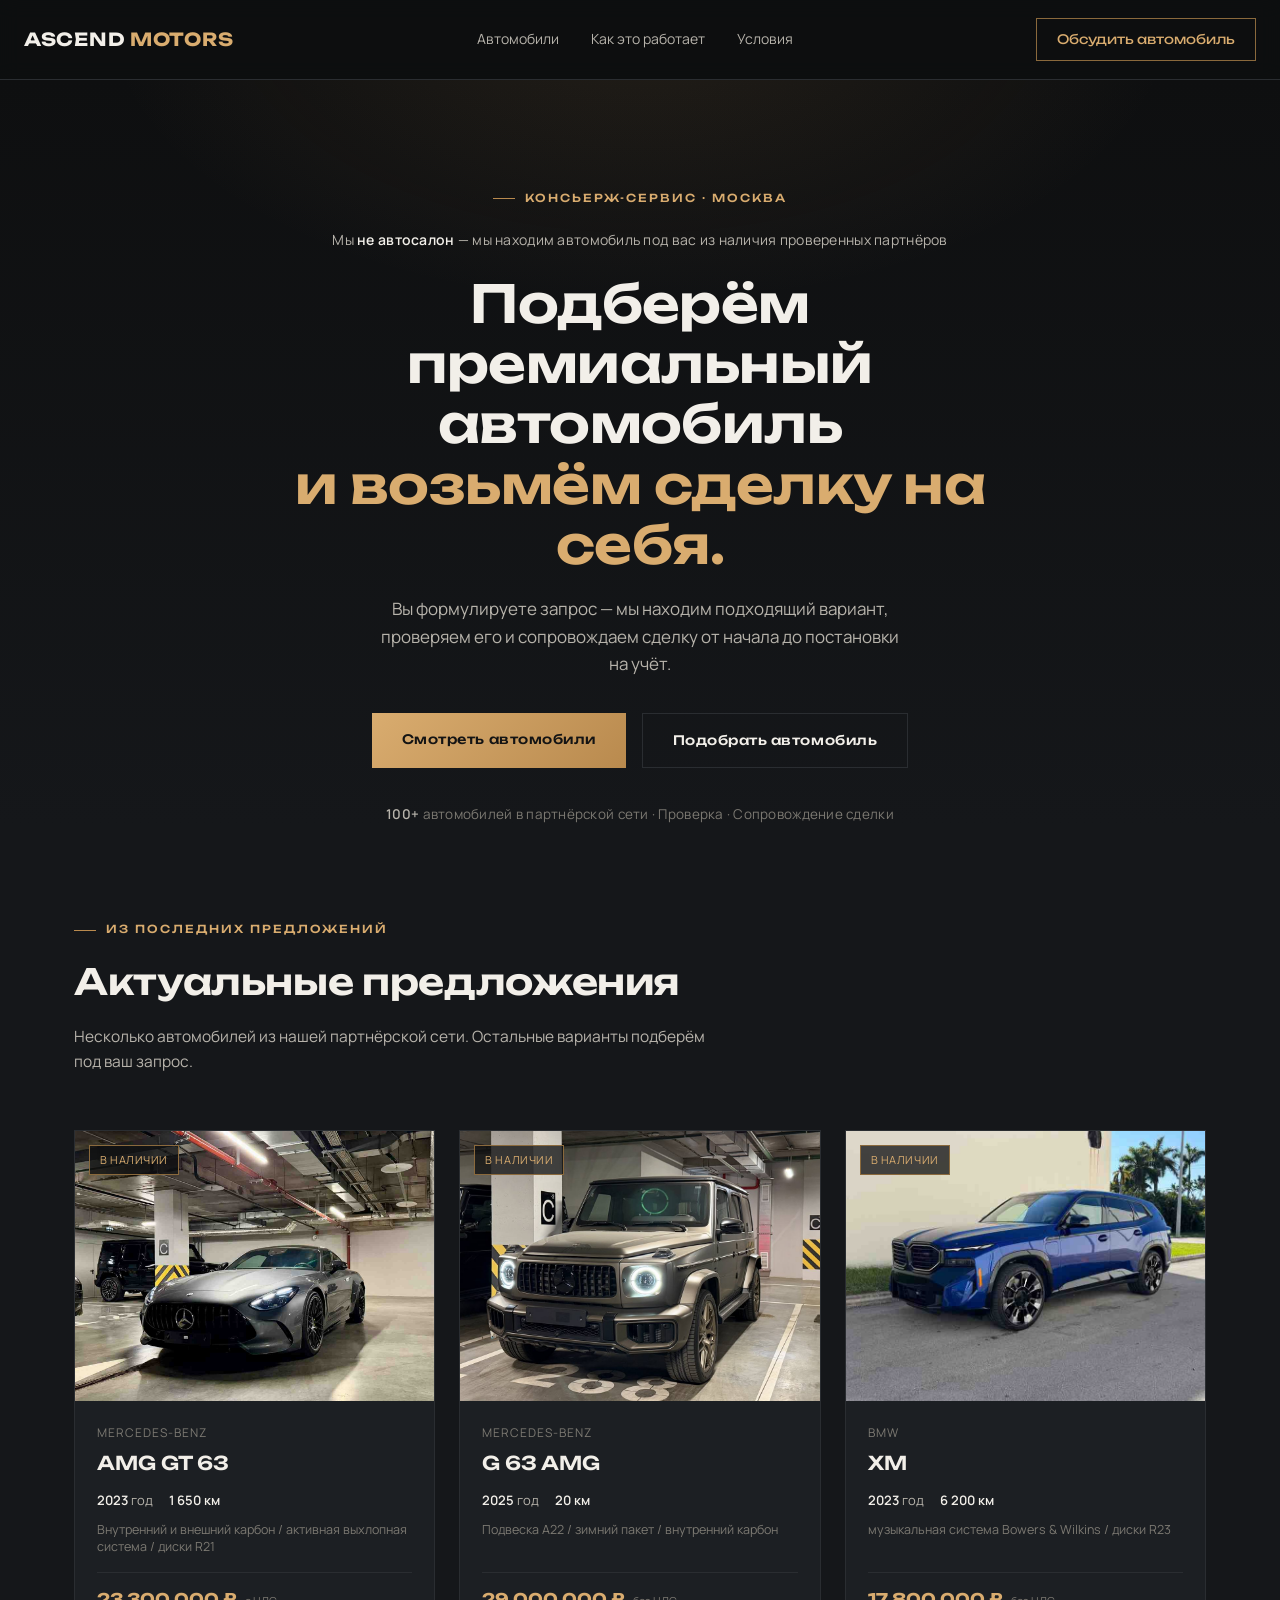
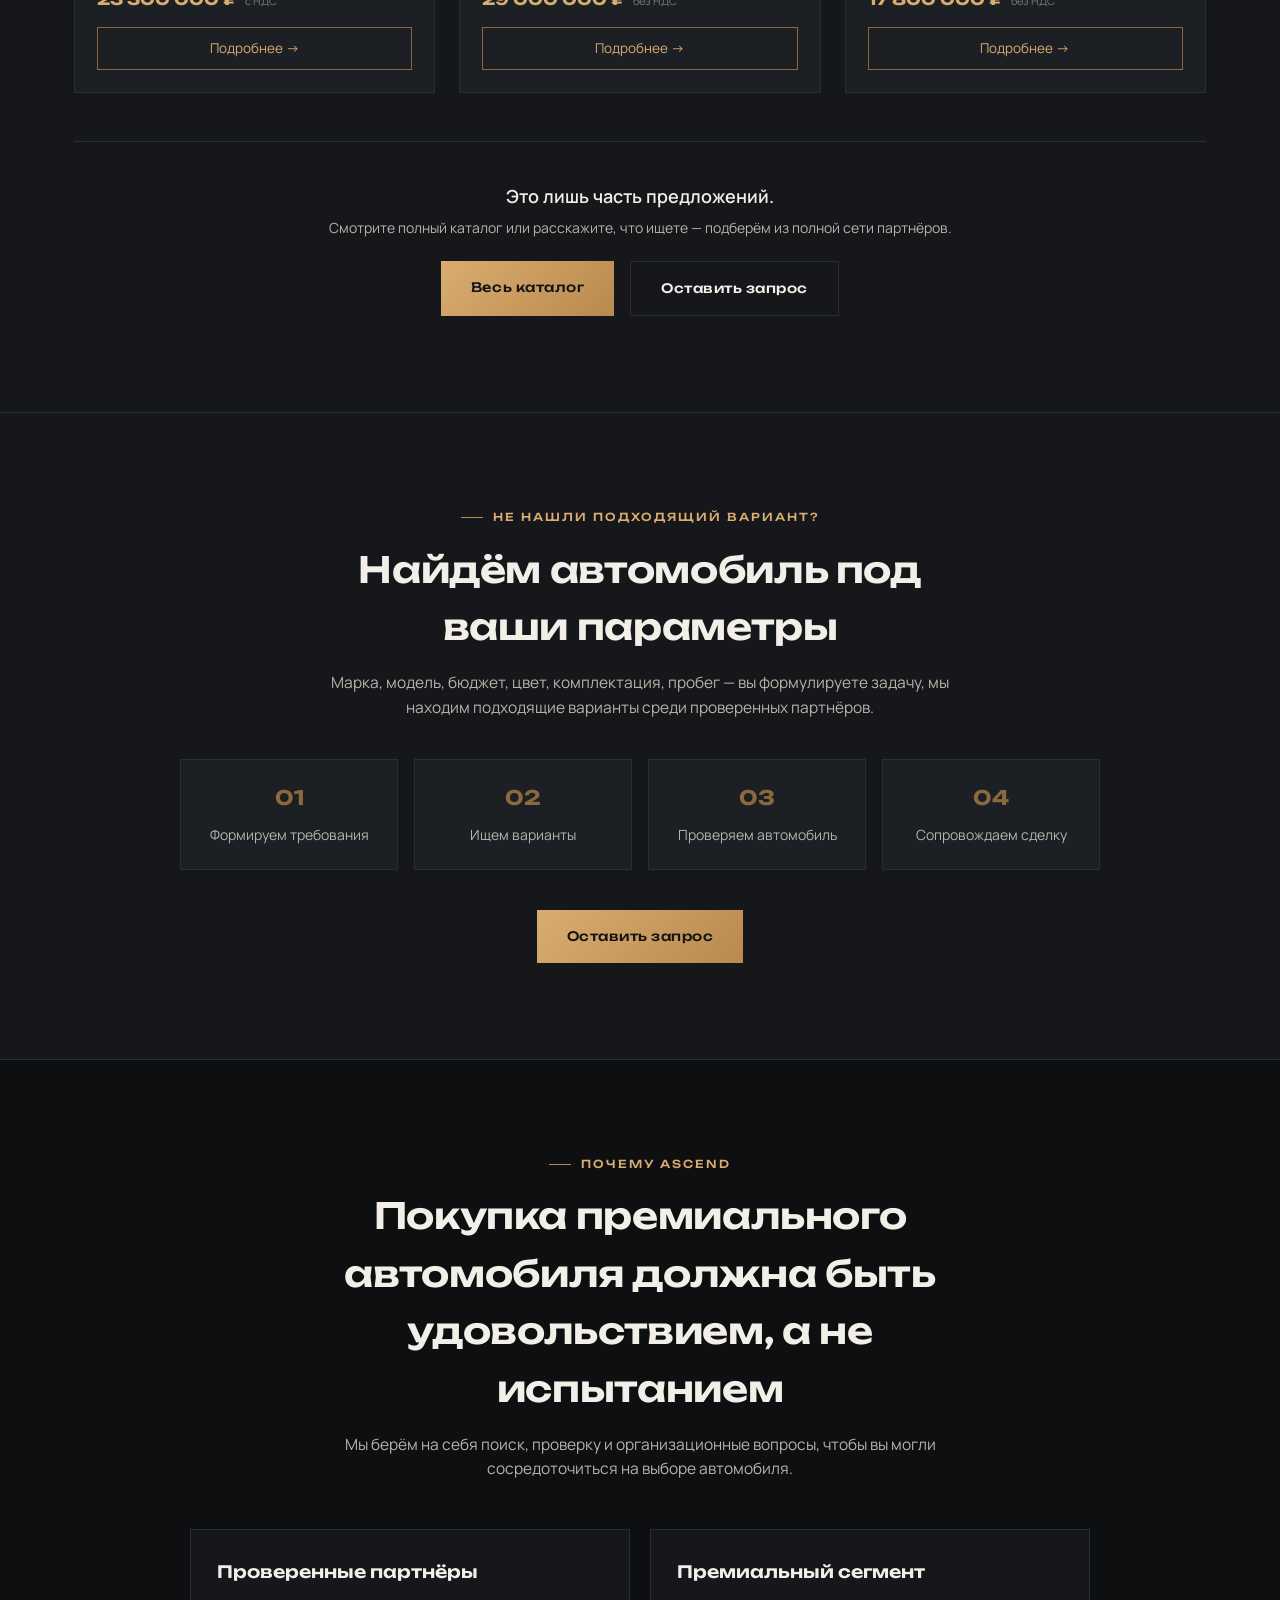
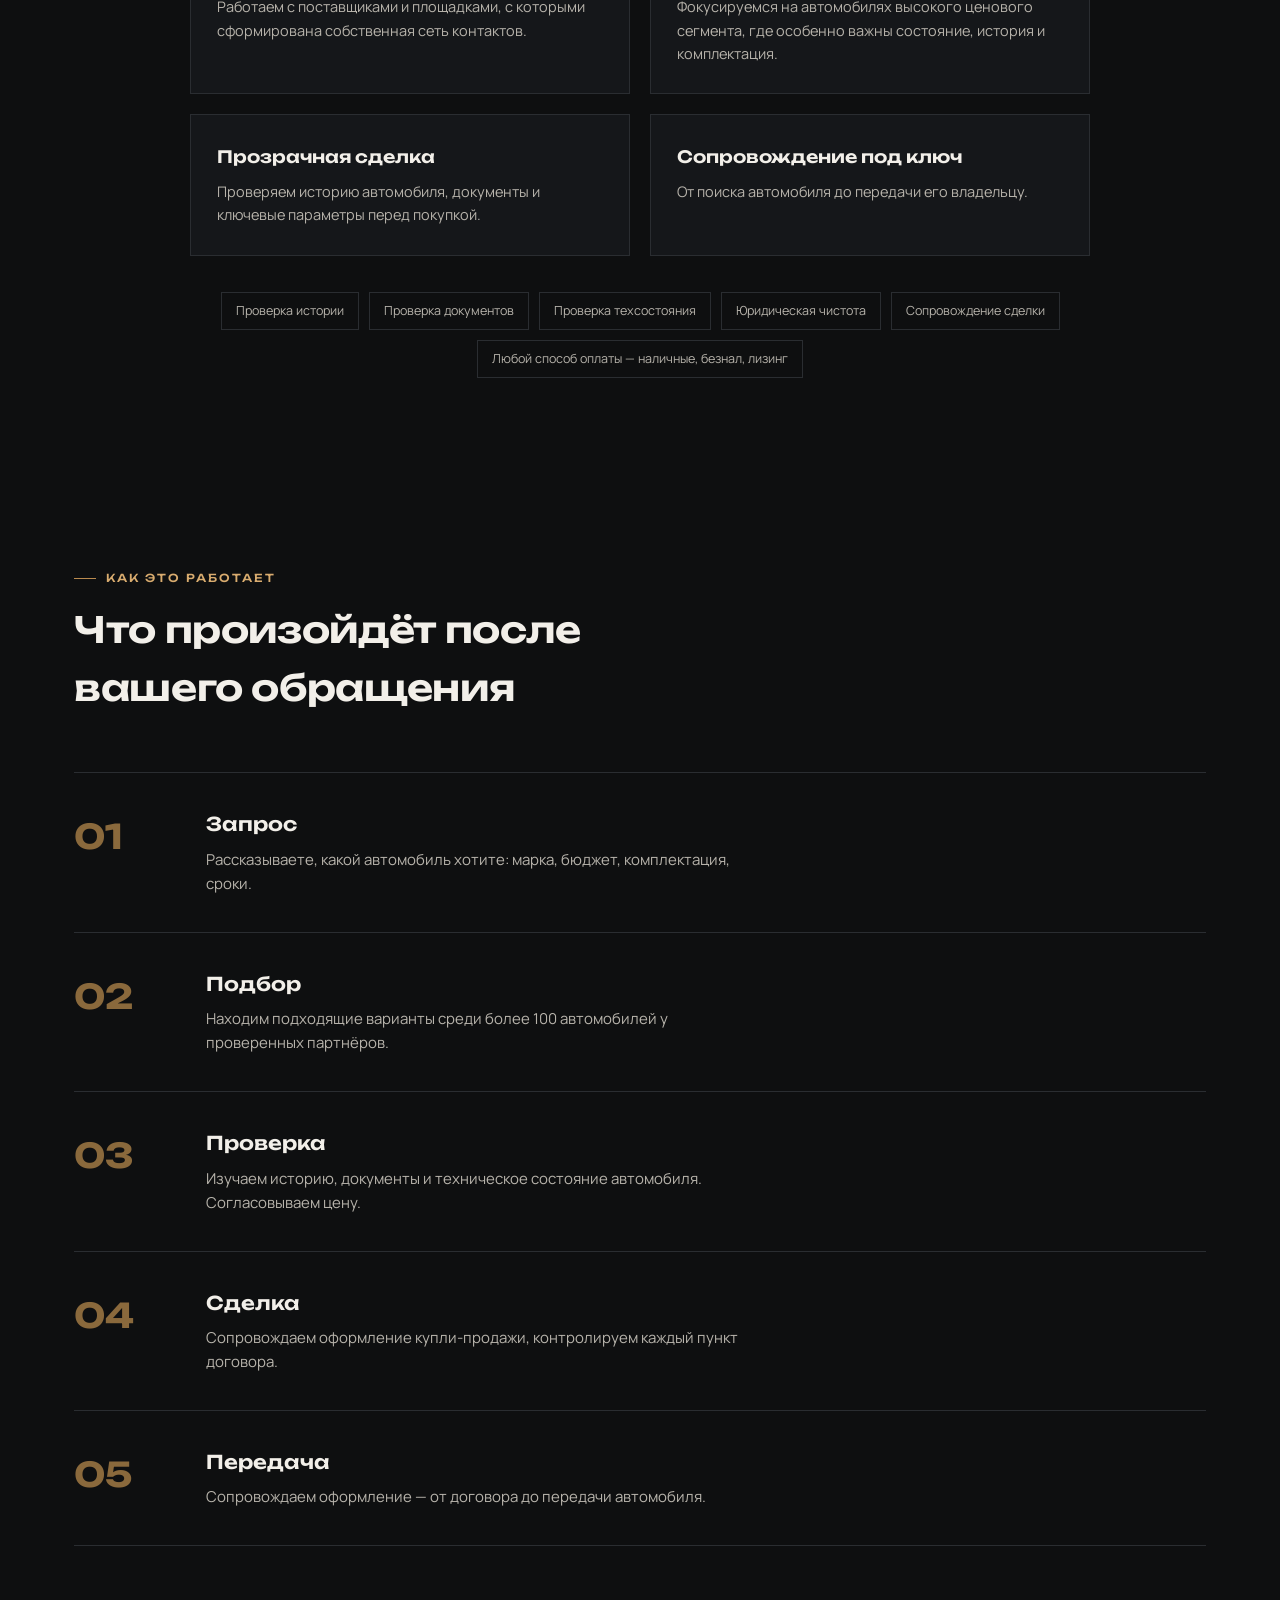
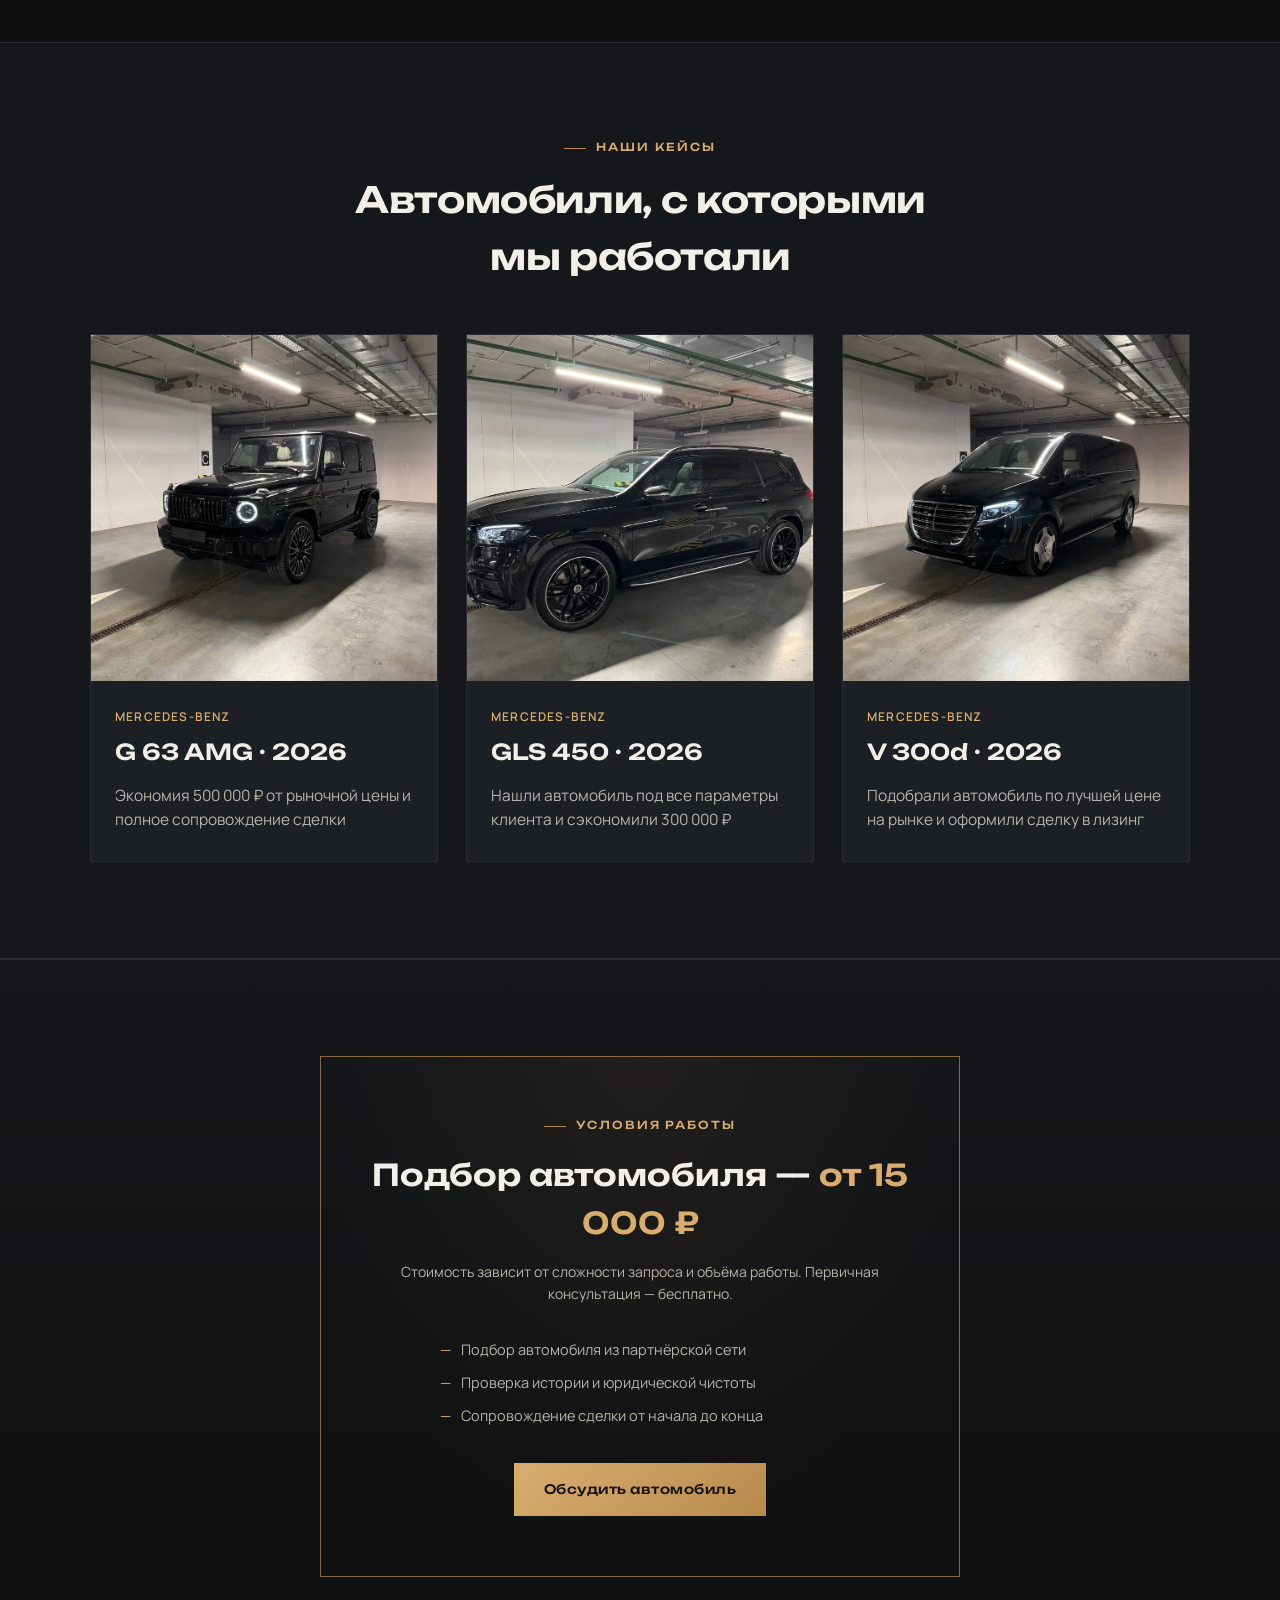
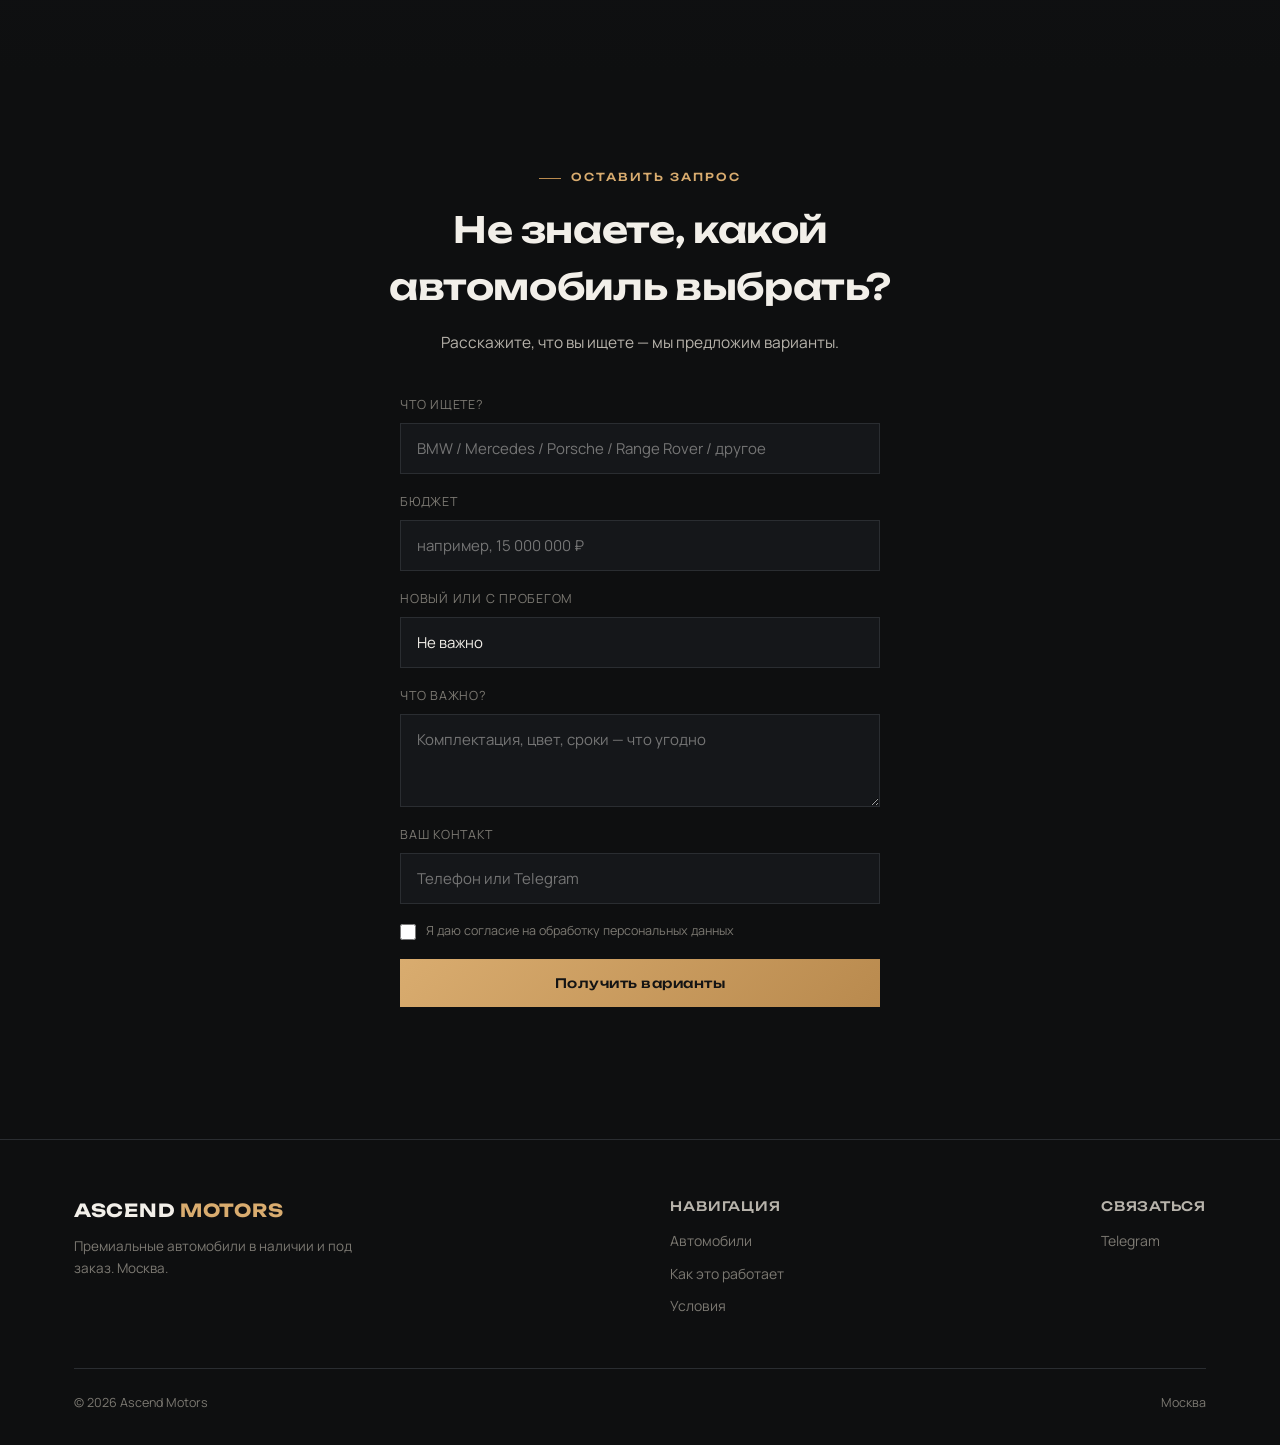
<file: index.html>
<!DOCTYPE html>
<html lang="ru">
<head>
<meta charset="UTF-8">
<meta name="viewport" content="width=device-width, initial-scale=1.0">
<title>Ascend Motors — Премиальные автомобили в наличии и под заказ</title>
<link rel="preconnect" href="https://fonts.googleapis.com">
<link href="https://fonts.googleapis.com/css2?family=Unbounded:wght@400;500;600;700;800&family=Manrope:wght@400;500;600;700&display=swap" rel="stylesheet">
<link rel="stylesheet" href="styles.css">
</head>
<body>

<header>
  <div class="nav">
    <a href="#top" class="logo">ASCEND <span>MOTORS</span></a>
    <nav class="nav-links">
      <a href="catalog.html">Автомобили</a>
      <a href="#process">Как это работает</a>
      <a href="#price">Условия</a>
    </nav>
    <a href="#contact" class="nav-cta"><span class="nav-cta-full">Обсудить автомобиль</span><span class="nav-cta-short">Написать</span></a>
  </div>
</header>

<!-- HERO -->
<section class="hero" id="top">
  <div class="hero-grid">
    <div class="eyebrow">Консьерж-сервис · Москва</div>
    <div class="hero-service-tag">Мы <b>не автосалон</b> — мы находим автомобиль под вас из наличия проверенных партнёров</div>
    <h1>Подберём премиальный автомобиль<br><em>и возьмём сделку на себя.</em></h1>
    <p>Вы формулируете запрос — мы находим подходящий вариант, проверяем его и сопровождаем сделку от начала до постановки на учёт.</p>
    <div class="hero-cta-row">
      <a href="catalog.html" class="btn btn-primary">Смотреть автомобили</a>
      <a href="#request" class="btn btn-ghost">Подобрать автомобиль</a>
    </div>
    <div class="hero-tagline">
      <b>100+</b> автомобилей в партнёрской сети · Проверка · Сопровождение сделки
    </div>
  </div>
</section>

<!-- LISTINGS -->
<section class="listings" id="listings">
  <div class="wrap">
    <div class="section-head">
      <div class="eyebrow">Из последних предложений</div>
      <h2>Актуальные предложения</h2>
      <p>Несколько автомобилей из нашей партнёрской сети. Остальные варианты подберём под ваш запрос.</p>
    </div>
    <div class="listing-grid" id="listing-grid">
      <!-- Карточки машин рендерятся автоматически из файла cars.js -->
    </div>
    <div class="listings-cta">
      <p>Это лишь часть предложений.</p>
      <p class="listings-cta-sub">Смотрите полный каталог или расскажите, что ищете — подберём из полной сети партнёров.</p>
      <div class="hero-cta-row" style="justify-content:center;">
        <a href="catalog.html" class="btn btn-primary">Весь каталог</a>
        <a href="#request" class="btn btn-ghost">Оставить запрос</a>
      </div>
    </div>
  </div>
</section>

<!-- CONCIERGE / FIND FOR ME -->
<section class="concierge" id="request">
  <div class="wrap">
    <div class="section-head" style="margin:0 auto 40px;text-align:center;">
      <div class="eyebrow" style="justify-content:center;">Не нашли подходящий вариант?</div>
      <h2>Найдём автомобиль под ваши параметры</h2>
      <p style="margin-left:auto;margin-right:auto;">Марка, модель, бюджет, цвет, комплектация, пробег — вы формулируете задачу, мы находим подходящие варианты среди проверенных партнёров.</p>
    </div>
    <div class="mini-steps">
      <div class="mini-step"><span>01</span>Формируем требования</div>
      <div class="mini-step"><span>02</span>Ищем варианты</div>
      <div class="mini-step"><span>03</span>Проверяем автомобиль</div>
      <div class="mini-step"><span>04</span>Сопровождаем сделку</div>
    </div>
    <div style="text-align:center;margin-top:40px;">
      <a href="#contact" class="btn btn-primary">Оставить запрос</a>
    </div>
  </div>
</section>

<!-- WHY ASCEND -->
<section class="why-section" id="why">
  <div class="wrap">
    <div class="section-head" style="margin:0 auto 48px;text-align:center;">
      <div class="eyebrow" style="justify-content:center;">Почему Ascend</div>
      <h2>Покупка премиального автомобиля должна быть удовольствием, а не испытанием</h2>
      <p style="margin-left:auto;margin-right:auto;">Мы берём на себя поиск, проверку и организационные вопросы, чтобы вы могли сосредоточиться на выборе автомобиля.</p>
    </div>
    <div class="why-grid">
      <div class="why-card">
        <h3>Проверенные партнёры</h3>
        <p>Работаем с поставщиками и площадками, с которыми сформирована собственная сеть контактов.</p>
      </div>
      <div class="why-card">
        <h3>Премиальный сегмент</h3>
        <p>Фокусируемся на автомобилях высокого ценового сегмента, где особенно важны состояние, история и комплектация.</p>
      </div>
      <div class="why-card">
        <h3>Прозрачная сделка</h3>
        <p>Проверяем историю автомобиля, документы и ключевые параметры перед покупкой.</p>
      </div>
      <div class="why-card">
        <h3>Сопровождение под ключ</h3>
        <p>От поиска автомобиля до передачи его владельцу.</p>
      </div>
    </div>
    <div class="trust-chips">
      <span>Проверка истории</span>
      <span>Проверка документов</span>
      <span>Проверка техсостояния</span>
      <span>Юридическая чистота</span>
      <span>Сопровождение сделки</span>
      <span>Любой способ оплаты — наличные, безнал, лизинг</span>
    </div>
  </div>
</section>

<!-- PROCESS -->
<section id="process">
  <div class="wrap">
    <div class="section-head">
      <div class="eyebrow">Как это работает</div>
      <h2>Что произойдёт после вашего обращения</h2>
    </div>
    <div class="process-list">
      <div class="process-item">
        <div class="step-num">01</div>
        <div>
          <h3>Запрос</h3>
          <p>Рассказываете, какой автомобиль хотите: марка, бюджет, комплектация, сроки.</p>
        </div>
      </div>
      <div class="process-item">
        <div class="step-num">02</div>
        <div>
          <h3>Подбор</h3>
          <p>Находим подходящие варианты среди более 100 автомобилей у проверенных партнёров.</p>
        </div>
      </div>
      <div class="process-item">
        <div class="step-num">03</div>
        <div>
          <h3>Проверка</h3>
          <p>Изучаем историю, документы и техническое состояние автомобиля. Согласовываем цену.</p>
        </div>
      </div>
      <div class="process-item">
        <div class="step-num">04</div>
        <div>
          <h3>Сделка</h3>
          <p>Сопровождаем оформление купли-продажи, контролируем каждый пункт договора.</p>
        </div>
      </div>
      <div class="process-item">
        <div class="step-num">05</div>
        <div>
          <h3>Передача</h3>
          <p>Сопровождаем оформление — от договора до передачи автомобиля.</p>
        </div>
      </div>
    </div>
  </div>
</section>

<!-- CASES -->
<section class="cases" id="cases">
  <div class="wrap">
    <div class="section-head" style="margin:0 auto 48px;text-align:center;">
      <div class="eyebrow" style="justify-content:center;">Наши кейсы</div>
      <h2>Автомобили, с которыми мы работали</h2>
    </div>
    <div class="case-grid" id="case-grid">
      <!-- Карточки рендерятся автоматически из файла cases.js -->
    </div>
  </div>
</section>

<!-- PRICE -->
<section class="price-section" id="price">
  <div class="wrap">
    <div class="price-box">
      <div class="eyebrow" style="justify-content:center;">Условия работы</div>
      <div class="price-heading">Подбор автомобиля — <span>от 15 000 ₽</span></div>
      <div class="price-note">Стоимость зависит от сложности запроса и объёма работы. Первичная консультация — бесплатно.</div>
      <ul class="price-list">
        <li>Подбор автомобиля из партнёрской сети</li>
        <li>Проверка истории и юридической чистоты</li>
        <li>Сопровождение сделки от начала до конца</li>
      </ul>
      <a href="#contact" class="btn btn-primary">Обсудить автомобиль</a>
    </div>
  </div>
</section>

<!-- CONTACT FORM -->
<section id="contact">
  <div class="wrap">
    <div class="section-head" style="margin:0 auto 40px;text-align:center;max-width:520px;">
      <div class="eyebrow" style="justify-content:center;">Оставить запрос</div>
      <h2>Не знаете, какой автомобиль выбрать?</h2>
      <p>Расскажите, что вы ищете — мы предложим варианты.</p>
    </div>

    <form id="lead-form" class="lead-form">
      <div class="form-row">
        <label>Что ищете?</label>
        <input type="text" id="lead-car-query" name="carQuery" placeholder="BMW / Mercedes / Porsche / Range Rover / другое">
      </div>
      <div class="form-row">
        <label>Бюджет</label>
        <input type="text" name="budget" placeholder="например, 15 000 000 ₽">
      </div>
      <div class="form-row">
        <label>Новый или с пробегом</label>
        <select name="condition">
          <option value="Не важно">Не важно</option>
          <option value="Новый">Новый</option>
          <option value="С пробегом">С пробегом</option>
        </select>
      </div>
      <div class="form-row">
        <label>Что важно?</label>
        <textarea name="important" rows="3" placeholder="Комплектация, цвет, сроки — что угодно"></textarea>
      </div>
      <div class="form-row">
        <label>Ваш контакт</label>
        <input type="text" name="contact" required placeholder="Телефон или Telegram">
      </div>
      <label class="consent-row">
        <input type="checkbox" name="consent" required>
        <span>Я даю согласие на обработку персональных данных</span>
      </label>
      <button type="submit" class="btn btn-primary" id="lead-submit" style="width:100%;">Получить варианты</button>
      <p id="lead-status" class="lead-status"></p>
    </form>
  </div>
</section>

<!-- FOOTER -->
<footer>
  <div class="wrap">
    <div class="footer-grid">
      <div class="footer-brand">
        <div class="logo">ASCEND <span>MOTORS</span></div>
        <p>Премиальные автомобили в наличии и под заказ. Москва.</p>
      </div>
      <div class="footer-col">
        <h4>Навигация</h4>
        <a href="catalog.html">Автомобили</a>
        <a href="#process">Как это работает</a>
        <a href="#price">Условия</a>
      </div>
      <div class="footer-col">
        <h4>Связаться</h4>
        <a href="https://t.me/assscend" target="_blank" rel="noopener">Telegram</a>
      </div>
    </div>
    <div class="footer-bottom">
      <span>© 2026 Ascend Motors</span>
      <span>Москва</span>
    </div>
  </div>
</footer>

<script src="cars.js"></script>
<script src="cases.js"></script>
<script>
  const leadForm = document.getElementById('lead-form');
  const leadSubmit = document.getElementById('lead-submit');
  const leadStatus = document.getElementById('lead-status');

  leadForm.addEventListener('submit', async (e) => {
    e.preventDefault();
    const formData = new FormData(leadForm);
    const payload = Object.fromEntries(formData.entries());

    leadSubmit.disabled = true;
    leadSubmit.textContent = 'Подбираем…';
    leadStatus.textContent = '';
    leadStatus.className = 'lead-status';

    try {
      const res = await fetch('/api/send-lead', {
        method: 'POST',
        headers: { 'Content-Type': 'application/json' },
        body: JSON.stringify(payload)
      });
      const data = await res.json();

      if (data.ok) {
        leadStatus.textContent = 'Получили ваш запрос — подберём варианты и свяжемся с вами.';
        leadStatus.className = 'lead-status success';
        leadForm.reset();
      } else {
        leadStatus.textContent = data.error || 'Не удалось отправить. Попробуйте ещё раз или напишите в Telegram.';
        leadStatus.className = 'lead-status error';
      }
    } catch (err) {
      leadStatus.textContent = 'Не удалось отправить. Попробуйте ещё раз или напишите в Telegram.';
      leadStatus.className = 'lead-status error';
    } finally {
      leadSubmit.disabled = false;
      leadSubmit.textContent = 'Получить варианты';
    }
  });
</script>

</body>
</html>
</file>
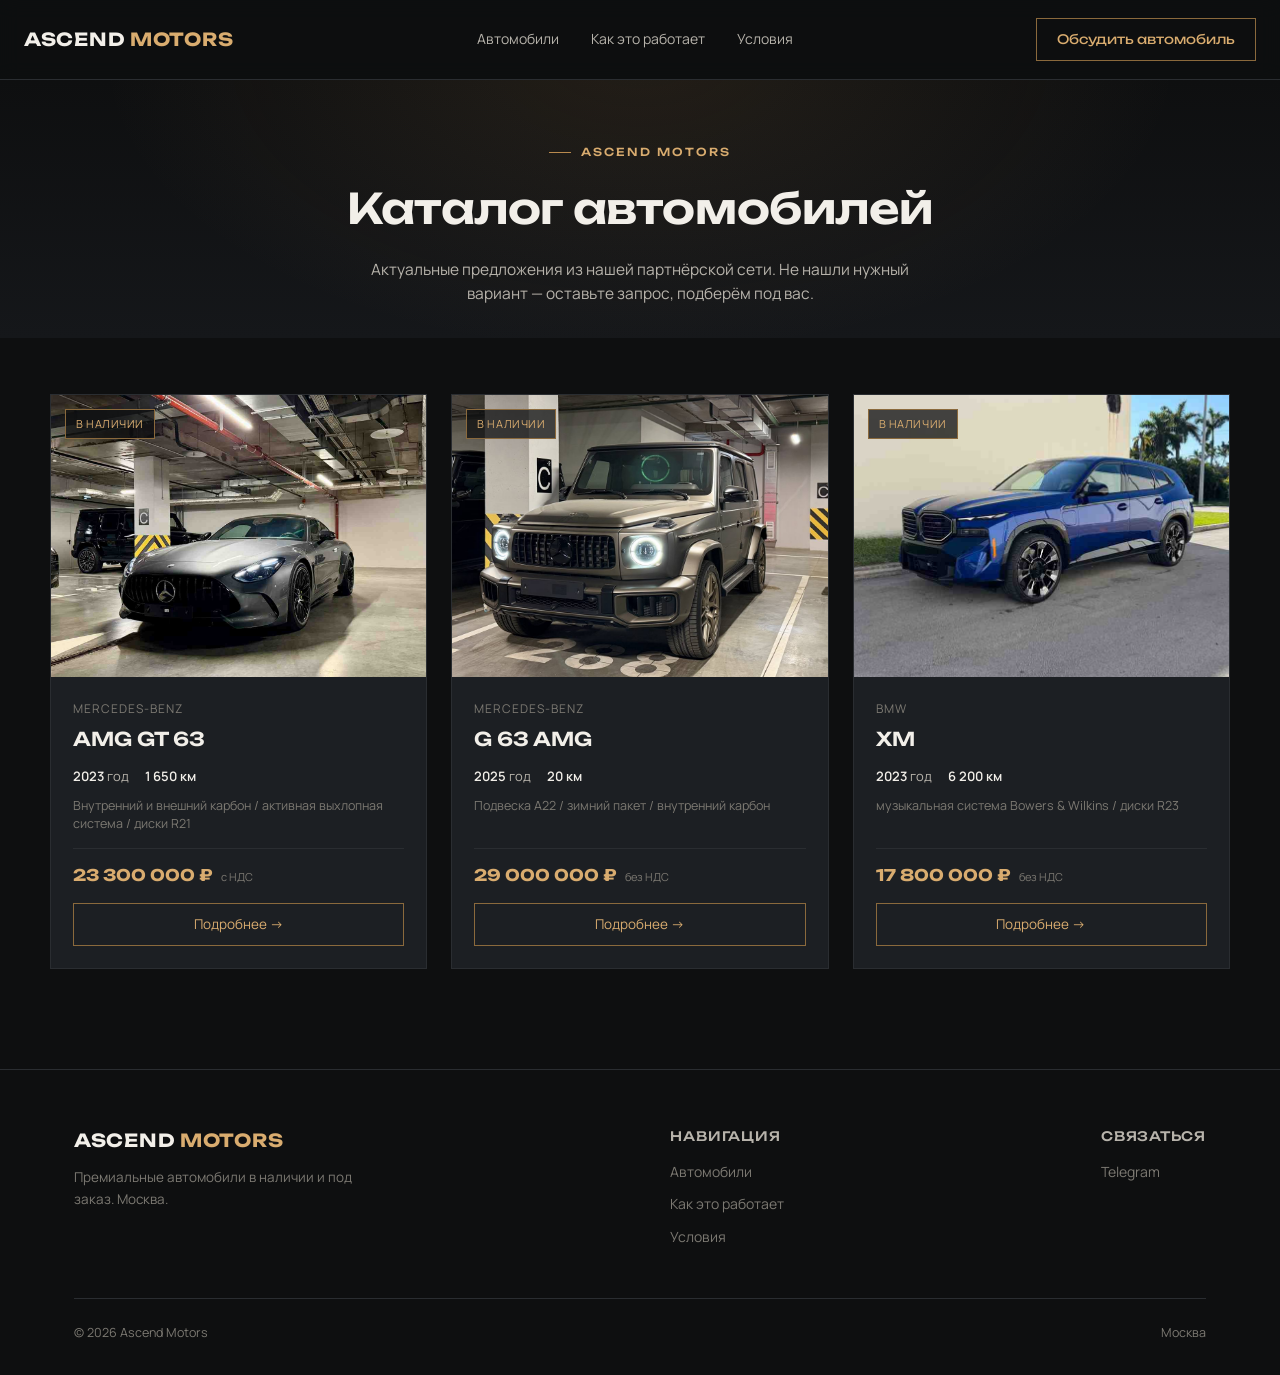
<file: catalog.html>
<!DOCTYPE html>
<html lang="ru">
<head>
<meta charset="UTF-8">
<meta name="viewport" content="width=device-width, initial-scale=1.0">
<title>Каталог автомобилей — Ascend Motors</title>
<link rel="preconnect" href="https://fonts.googleapis.com">
<link href="https://fonts.googleapis.com/css2?family=Unbounded:wght@400;500;600;700;800&family=Manrope:wght@400;500;600;700&display=swap" rel="stylesheet">
<link rel="stylesheet" href="styles.css">
</head>
<body>

<header>
  <div class="nav">
    <a href="index.html" class="logo">ASCEND <span>MOTORS</span></a>
    <nav class="nav-links">
      <a href="catalog.html">Автомобили</a>
      <a href="index.html#process">Как это работает</a>
      <a href="index.html#price">Условия</a>
    </nav>
    <a href="index.html#contact" class="nav-cta"><span class="nav-cta-full">Обсудить автомобиль</span><span class="nav-cta-short">Написать</span></a>
  </div>
</header>

<section class="catalog-hero">
  <div class="eyebrow">Ascend Motors</div>
  <h1>Каталог автомобилей</h1>
  <p>Актуальные предложения из нашей партнёрской сети. Не нашли нужный вариант — оставьте запрос, подберём под вас.</p>
</section>

<section class="catalog-grid-section">
  <div class="catalog-grid" id="catalog-grid">
    <!-- Карточки рендерятся автоматически из файла cars.js -->
  </div>
</section>

<!-- FOOTER -->
<footer>
  <div class="wrap">
    <div class="footer-grid">
      <div class="footer-brand">
        <div class="logo">ASCEND <span>MOTORS</span></div>
        <p>Премиальные автомобили в наличии и под заказ. Москва.</p>
      </div>
      <div class="footer-col">
        <h4>Навигация</h4>
        <a href="catalog.html">Автомобили</a>
        <a href="index.html#process">Как это работает</a>
        <a href="index.html#price">Условия</a>
      </div>
      <div class="footer-col">
        <h4>Связаться</h4>
        <a href="https://t.me/assscend" target="_blank" rel="noopener">Telegram</a>
      </div>
    </div>
    <div class="footer-bottom">
      <span>© 2026 Ascend Motors</span>
      <span>Москва</span>
    </div>
  </div>
</footer>

<script src="cars.js"></script>
</body>
</html>
</file>
<file: styles.css>
:root{
    --bg-0:#0e0f10;
    --bg-1:#15171a;
    --bg-2:#1c1f23;
    --line:#2a2d31;
    --text-0:#f2efe9;
    --text-1:#b7b3ab;
    --text-2:#7c7972;
    --bronze:#b98a4e;
    --bronze-light:#d9ac6f;
    --bronze-dim:#8a693c;
    --radius:2px;
  }
  *{margin:0;padding:0;box-sizing:border-box;}
  html{scroll-behavior:smooth;overflow-x:hidden;}
  body{
    background:var(--bg-0);
    color:var(--text-0);
    font-family:'Manrope',sans-serif;
    font-size:16px;
    line-height:1.6;
    -webkit-font-smoothing:antialiased;
    overflow-x:hidden;
    max-width:100vw;
  }
  h1,h2,h3,.eyebrow,.logo,.btn,.stat-num{
    font-family:'Unbounded',sans-serif;
  }
  a{color:inherit;text-decoration:none;}
  img{max-width:100%;display:block;}
  .wrap{max-width:1180px;margin:0 auto;padding:0 24px;}
  .eyebrow{
    font-size:11px;
    letter-spacing:.18em;
    text-transform:uppercase;
    color:var(--bronze-light);
    font-weight:500;
    display:flex;
    align-items:center;
    gap:10px;
  }
  .eyebrow::before{
    content:'';
    width:22px;height:1px;
    background:var(--bronze);
    display:inline-block;
  }

  /* HEADER */
  header{
    position:sticky;top:0;z-index:50;
    background:rgba(14,15,16,.85);
    backdrop-filter:blur(10px);
    border-bottom:1px solid var(--line);
  }
  .nav{
    display:flex;align-items:center;justify-content:space-between;
    padding:18px 24px;
  }
  .logo{
    font-size:18px;font-weight:700;letter-spacing:.04em;
    flex:none;
    white-space:nowrap;
  }
  .logo span{color:var(--bronze-light);}
  .nav-links{
    display:flex;gap:32px;
    font-size:14px;
    color:var(--text-1);
  }
  .nav-links a:hover{color:var(--text-0);}
  .nav-cta{
    border:1px solid var(--bronze-dim);
    padding:10px 20px;
    font-size:13px;
    font-family:'Unbounded',sans-serif;
    color:var(--bronze-light);
    transition:.2s;
    white-space:nowrap;
    flex:none;
  }
  .nav-cta:hover{background:var(--bronze);color:#0e0f10;border-color:var(--bronze);}
  .nav-cta-short{display:none;}
  .nav-toggle{display:none;}

  /* HERO */
  .hero{
    position:relative;
    padding:110px 24px 0;
    overflow:hidden;
    background:
      radial-gradient(ellipse 900px 500px at 50% -10%, rgba(185,138,78,.12), transparent 60%),
      linear-gradient(180deg,var(--bg-0),var(--bg-1));
  }
  .hero-grid{
    position:relative;
    max-width:760px;margin:0 auto;
    text-align:center;
    display:flex;
    flex-direction:column;
    align-items:center;
  }
  .hero .eyebrow{justify-content:center;}
  .hero h1{
    font-size:clamp(32px,4.6vw,52px);
    line-height:1.16;
    font-weight:600;
    letter-spacing:-.01em;
    margin:22px 0 20px;
  }
  .hero h1 em{
    font-style:normal;
    color:var(--bronze-light);
  }
  .hero p{
    color:var(--text-1);
    font-size:17px;
    max-width:520px;
    margin:0 auto 36px;
  }
  .hero-cta-row{display:flex;gap:16px;flex-wrap:wrap;justify-content:center;}
  .btn{
    display:inline-block;
    padding:16px 30px;
    font-size:13px;
    letter-spacing:.04em;
    font-weight:500;
  }
  .btn-primary{
    background:linear-gradient(135deg,var(--bronze-light),var(--bronze));
    color:#141414;
  }
  .btn-primary:hover{filter:brightness(1.08);}
  .btn-ghost{
    border:1px solid var(--line);
    color:var(--text-0);
  }
  .btn-ghost:hover{border-color:var(--bronze-dim);}

  .hero-tagline{
    margin-top:36px;
    font-size:13.5px;
    color:var(--text-2);
    letter-spacing:.02em;
  }
  .hero-tagline b{color:var(--text-1);font-weight:600;}
  .hero-service-tag{
    margin-top:22px;
    font-size:14px;
    color:var(--text-1);
    letter-spacing:.02em;
  }
  .hero-service-tag b{color:var(--text-0);font-weight:600;}

  /* SECTION SHARED */
  section{padding:96px 24px;}
  .section-head{
    max-width:640px;
    margin-bottom:56px;
  }
  .section-head h2{
    font-size:clamp(26px,3vw,36px);
    font-weight:600;
    margin-top:14px;
    letter-spacing:-.01em;
  }
  .section-head p{color:var(--text-1);margin-top:14px;font-size:15.5px;}

  /* CONCIERGE (FIND FOR ME) */
  .concierge{background:var(--bg-1);border-top:1px solid var(--line);border-bottom:1px solid var(--line);}
  .mini-steps{
    display:grid;
    grid-template-columns:repeat(4, minmax(0,1fr));
    gap:16px;
    max-width:920px;margin:0 auto;
  }
  .mini-step{
    background:var(--bg-2);
    border:1px solid var(--line);
    padding:22px 18px;
    text-align:center;
    font-size:14px;
    color:var(--text-1);
  }
  .mini-step span{
    display:block;
    font-family:'Unbounded',sans-serif;
    color:var(--bronze-dim);
    font-size:20px;
    font-weight:700;
    margin-bottom:10px;
  }

  /* WHY ASCEND */
  .why-grid{
    display:grid;
    grid-template-columns:repeat(2, minmax(0,1fr));
    gap:20px;
    max-width:900px;margin:0 auto;
  }
  .why-card{
    background:var(--bg-1);
    border:1px solid var(--line);
    padding:28px 26px;
  }
  .why-card h3{font-size:17px;font-weight:600;margin-bottom:10px;}
  .why-card p{color:var(--text-1);font-size:14.5px;}
  .trust-chips{
    display:flex;flex-wrap:wrap;
    justify-content:center;
    gap:10px;
    max-width:900px;margin:36px auto 0;
  }
  .trust-chips span{
    border:1px solid var(--line);
    color:var(--text-1);
    font-size:12.5px;
    padding:8px 14px;
  }

  /* LISTINGS */
  .listings{background:var(--bg-1);}
  .listing-grid{
    display:grid;
    grid-template-columns:repeat(3, minmax(0,1fr));
    gap:24px;
  }
  .car-card{
    background:var(--bg-2);
    border:1px solid var(--line);
    min-width:0;
    display:flex;
    flex-direction:column;
  }
  .car-photo{
    width:100%;
    aspect-ratio:4/3;
    background-size:cover;
    background-position:center;
    position:relative;
  }
  .car-photo .tag{
    position:absolute;top:14px;left:14px;
    font-size:11px;letter-spacing:.05em;text-transform:uppercase;
    background:rgba(14,15,16,.75);
    border:1px solid var(--bronze-dim);
    color:var(--bronze-light);
    padding:5px 10px;
  }
  .car-body{padding:22px;flex:1;display:flex;flex-direction:column;}
  .car-body .make{color:var(--text-2);font-size:12px;text-transform:uppercase;letter-spacing:.08em;}
  .car-body h3{font-size:19px;margin:6px 0 12px;font-family:'Unbounded',sans-serif;font-weight:600;}
  .car-specs{
    display:flex;gap:16px;
    color:var(--text-1);font-size:13px;
    margin-bottom:16px;
    flex-wrap:wrap;
  }
  .car-specs span b{color:var(--text-0);font-weight:600;}
  .car-trim{
    color:var(--text-2);
    font-size:12.5px;
    margin-top:-6px;
    margin-bottom:16px;
    line-height:1.4;
  }
  .car-meta{
    display:flex;
    flex-direction:column;
    gap:14px;
    border-top:1px solid var(--line);
    padding-top:14px;
    margin-top:auto;
  }
  .car-price-group{
    display:flex;
    flex-direction:column;
    gap:6px;
  }
  .car-price{
    font-size:16px;color:var(--bronze-light);font-weight:700;font-family:'Unbounded',sans-serif;
    display:flex;align-items:baseline;gap:8px;flex-wrap:wrap;
  }
  .car-price .vat-note{
    font-size:11px;color:var(--text-2);font-weight:400;
    font-family:'Manrope',sans-serif;
  }
  .car-link{
    font-size:13.5px;
    color:var(--bronze-light);
    text-align:center;
    border:1px solid var(--bronze-dim);
    padding:10px 14px;
    display:block;
  }
  .listings-cta{
    text-align:center;margin-top:48px;
    padding-top:40px;
    border-top:1px solid var(--line);
  }
  .listings-cta p{margin:0;font-size:18px;font-weight:600;color:var(--text-0);}
  .listings-cta .listings-cta-sub{
    font-size:14px;font-weight:400;color:var(--text-1);
    margin-top:6px;margin-bottom:22px;
  }

  /* CONTACT FORM */
  .lead-form{
    max-width:480px;margin:0 auto;
    display:flex;flex-direction:column;gap:18px;
  }
  .form-row{display:flex;flex-direction:column;gap:8px;}
  .form-row label{
    font-size:12.5px;color:var(--text-2);
    text-transform:uppercase;letter-spacing:.06em;
  }
  .form-row input,.form-row textarea,.form-row select{
    background:var(--bg-1);
    border:1px solid var(--line);
    color:var(--text-0);
    padding:14px 16px;
    font-family:'Manrope',sans-serif;
    font-size:15px;
    resize:vertical;
  }
  .form-row select{appearance:none;}
  .form-row input:focus,.form-row textarea:focus,.form-row select:focus{
    outline:none;border-color:var(--bronze-dim);
  }
  .lead-form button{border:none;cursor:pointer;font-family:'Unbounded',sans-serif;}
  .lead-form button:disabled{opacity:.6;cursor:default;}
  .lead-status{font-size:13.5px;text-align:center;min-height:18px;}
  .lead-status.success{color:var(--bronze-light);}
  .lead-status.error{color:#d97a6f;}

  /* PROCESS */
  .process-list{border-top:1px solid var(--line);}
  .process-item{
    display:grid;
    grid-template-columns:100px 1fr;
    gap:32px;
    padding:36px 0;
    border-bottom:1px solid var(--line);
    align-items:start;
  }
  .process-item .step-num{
    font-family:'Unbounded',sans-serif;
    font-size:34px;
    color:var(--bronze-dim);
    font-weight:700;
  }
  .process-item h3{font-size:19px;font-weight:600;margin-bottom:8px;}
  .process-item p{color:var(--text-1);font-size:15px;max-width:560px;}

  /* CASES */
  .cases{background:var(--bg-1);border-top:1px solid var(--line);border-bottom:1px solid var(--line);}
  .case-grid{
    display:grid;
    grid-template-columns:repeat(3, minmax(0,1fr));
    gap:28px;
    max-width:1100px;
    margin:0 auto;
  }
  .case-card{
    background:var(--bg-2);
    border:1px solid var(--line);
    min-width:0;
  }
  .case-photo{
    width:100%;
    aspect-ratio:1/1;
    background-size:cover;
    background-position:center;
  }
  .case-body{padding:26px 24px 30px;}
  .case-body .case-make{color:var(--bronze-light);font-size:12px;text-transform:uppercase;letter-spacing:.1em;font-weight:600;}
  .case-body h3{font-size:22px;margin:8px 0 14px;font-family:'Unbounded',sans-serif;font-weight:600;}
  .case-body .case-note{color:var(--text-1);font-size:15.5px;line-height:1.55;}

  /* PRICE */
  .price-section{
    background:linear-gradient(180deg,var(--bg-1),var(--bg-0));
    border-top:1px solid var(--line);
  }
  .price-box{
    max-width:640px;margin:0 auto;
    text-align:center;
    border:1px solid var(--bronze-dim);
    padding:60px 40px;
    background:radial-gradient(ellipse at 50% 0%, rgba(185,138,78,.08), transparent 70%);
  }
  .price-box .amount{
    font-family:'Unbounded',sans-serif;
    font-size:56px;
    font-weight:700;
    color:var(--bronze-light);
    margin:18px 0 8px;
  }
  .price-box .amount sup{font-size:22px;margin-left:6px;}
  .price-heading{
    font-family:'Unbounded',sans-serif;
    font-size:clamp(22px,3vw,30px);
    font-weight:600;
    color:var(--text-0);
    margin:16px 0 14px;
  }
  .price-heading span{color:var(--bronze-light);}
  .price-note{color:var(--text-1);font-size:14px;margin-bottom:32px;}
  .price-list{
    display:flex;flex-direction:column;gap:10px;
    text-align:left;
    max-width:400px;margin:0 auto 36px;
  }
  .price-list li{
    list-style:none;
    display:flex;gap:10px;
    color:var(--text-1);font-size:14.5px;
  }
  .price-list li::before{content:'—';color:var(--bronze-light);}

  /* FOOTER */
  footer{
    border-top:1px solid var(--line);
    padding:56px 24px 32px;
    background:var(--bg-0);
  }
  .footer-grid{
    display:flex;justify-content:space-between;flex-wrap:wrap;gap:32px;
    margin-bottom:40px;
  }
  .footer-brand .logo{margin-bottom:12px;}
  .footer-brand p{color:var(--text-2);font-size:13.5px;max-width:280px;}
  .footer-col h4{font-size:13px;color:var(--text-1);text-transform:uppercase;letter-spacing:.06em;margin-bottom:14px;font-family:'Unbounded',sans-serif;font-weight:500;}
  .footer-col a{display:block;color:var(--text-2);font-size:14px;margin-bottom:10px;}
  .footer-col a:hover{color:var(--bronze-light);}
  .footer-bottom{
    border-top:1px solid var(--line);
    padding-top:24px;
    color:var(--text-2);
    font-size:12.5px;
    display:flex;justify-content:space-between;flex-wrap:wrap;gap:10px;
  }

  @media(max-width:920px){
    section{padding:64px 20px;}
    .wrap{padding:0 20px;}
    .hero{padding:88px 20px 0;}
    .section-head{margin-bottom:40px;}

    .nav{padding:14px 16px;}
    .nav-links{display:none;}
    .nav-cta{padding:9px 16px;font-size:12px;}
    .nav-cta-full{display:none;}
    .nav-cta-short{display:inline;}
    .logo{font-size:15px;}

    .hero-tagline{margin-top:32px;font-size:12.5px;}

    .value-list{grid-template-columns:1fr;}
    .value-list li{padding:18px;font-size:14px;}
    .mini-steps{grid-template-columns:repeat(2, minmax(0,1fr));}
    .why-grid{grid-template-columns:1fr;}
    .case-grid{grid-template-columns:1fr;gap:22px;}
    .case-body{padding:22px 20px 26px;}
    .case-body h3{font-size:20px;}

    .listing-grid{grid-template-columns:1fr;}
    .car-specs{gap:12px;font-size:12.5px;}

    .process-item{grid-template-columns:44px 1fr;gap:18px;padding:28px 0;}
    .process-item .step-num{font-size:26px;}
    .process-item h3{font-size:17px;}
    .process-item p{font-size:14px;}

    .price-box{padding:40px 22px;}
    .price-heading{font-size:24px;}

    .footer-grid{flex-direction:column;gap:28px;}
  }

  @media(max-width:420px){
    .hero h1{font-size:28px;}
    .hero-tagline{font-size:12px;}
    .hero-service-tag{font-size:13px;}
    .hero p{font-size:15.5px;}
    .btn{padding:14px 22px;font-size:12.5px;}
    .price-box .amount{font-size:36px;}
    .price-heading{font-size:21px;}
  }

/* ===== CATALOG PAGE ===== */
.catalog-hero{
  padding:64px 24px 32px;
  background:
    radial-gradient(ellipse 900px 500px at 50% -10%, rgba(185,138,78,.12), transparent 60%),
    linear-gradient(180deg,var(--bg-0),var(--bg-1));
  text-align:center;
}
.catalog-hero .eyebrow{justify-content:center;}
.catalog-hero h1{
  font-size:clamp(28px,4vw,42px);
  font-weight:600;
  margin-top:14px;
  letter-spacing:-.01em;
}
.catalog-hero p{color:var(--text-1);font-size:15.5px;margin-top:14px;max-width:560px;margin-left:auto;margin-right:auto;}
.catalog-grid-section{padding:56px 24px 100px;}
.catalog-grid{
  display:grid;
  grid-template-columns:repeat(3, minmax(0,1fr));
  gap:24px;
  max-width:1180px;margin:0 auto;
}
.catalog-empty{
  text-align:center;color:var(--text-2);font-size:15px;padding:60px 20px;
}

/* ===== CAR DETAIL PAGE ===== */
.car-detail-hero{padding:48px 24px 0;}
.car-breadcrumb{
  max-width:1000px;margin:0 auto 24px;
  font-size:13px;color:var(--text-2);
}
.car-breadcrumb a{color:var(--text-1);}
.car-breadcrumb a:hover{color:var(--bronze-light);}
.car-detail-wrap{
  max-width:1000px;margin:0 auto;
  padding:0 0 80px;
}
.car-gallery{
  margin-bottom:36px;
}
.car-gallery-main{
  width:100%;
  aspect-ratio:16/10;
  background-size:cover;
  background-position:center;
  background-color:var(--bg-2);
  border:1px solid var(--line);
  margin-bottom:12px;
}
.car-gallery-thumbs{
  display:grid;
  grid-template-columns:repeat(5, minmax(0,1fr));
  gap:10px;
}
.car-gallery-thumbs button{
  padding:0;border:1px solid var(--line);background:none;cursor:pointer;
  aspect-ratio:4/3;
  background-size:cover;background-position:center;background-color:var(--bg-2);
  transition:.15s;
}
.car-gallery-thumbs button.active{border-color:var(--bronze-light);}
.car-detail-head{
  text-align:center;
  max-width:560px;margin:0 auto 36px;
}
.car-detail-head .make{color:var(--text-2);font-size:13px;text-transform:uppercase;letter-spacing:.08em;}
.car-detail-head h1{font-size:clamp(26px,3.4vw,36px);margin:8px 0 18px;font-weight:600;}
.car-detail-price-group{display:flex;flex-direction:column;gap:6px;align-items:center;}
.car-detail-price{font-size:26px;color:var(--bronze-light);font-weight:700;font-family:'Unbounded',sans-serif;display:flex;align-items:baseline;gap:8px;}
.car-detail-price .vat-note{font-size:12px;color:var(--text-2);font-weight:400;font-family:'Manrope',sans-serif;}
.car-detail-specs{
  display:flex;
  justify-content:center;
  gap:14px;
  margin:0 auto 40px;
}
.car-detail-specs div{
  background:var(--bg-1);
  border:1px solid var(--line);
  padding:16px 30px;
  text-align:center;
  min-width:130px;
}
.car-detail-specs .spec-label{font-size:11px;color:var(--text-2);text-transform:uppercase;letter-spacing:.06em;margin-bottom:6px;}
.car-detail-specs .spec-value{font-size:20px;color:var(--bronze-light);font-weight:700;font-family:'Unbounded',sans-serif;}
.car-detail-description{
  color:var(--text-1);font-size:15.5px;line-height:1.7;
  margin-bottom:40px;
  white-space:pre-line;
}
.car-detail-cta{text-align:center;padding:36px 24px;background:var(--bg-1);border:1px solid var(--line);}
.car-detail-cta p{color:var(--text-1);font-size:14.5px;margin-bottom:20px;}
.car-not-found{text-align:center;padding:80px 24px;}
.car-not-found h1{font-size:24px;margin-bottom:14px;}
.car-not-found p{color:var(--text-1);margin-bottom:24px;}

/* ===== CONSENT CHECKBOX ===== */
.consent-row{
  display:flex;align-items:flex-start;gap:10px;
  font-size:12.5px;color:var(--text-2);line-height:1.5;
}
.consent-row input[type="checkbox"]{
  flex:none;
  width:16px;height:16px;margin-top:2px;
  accent-color:var(--bronze-light);
}
.consent-row a{color:var(--bronze-light);text-decoration:underline;}

/* ===== LEGAL / PRIVACY PAGE ===== */
.legal-hero{padding:140px 24px 40px;text-align:center;}
.legal-hero .eyebrow{justify-content:center;}
.legal-hero h1{font-size:clamp(26px,3.6vw,38px);font-weight:600;margin-top:14px;}
.legal-body{max-width:760px;margin:0 auto;padding:0 24px 100px;}
.legal-body h2{font-size:19px;font-weight:600;margin:36px 0 14px;font-family:'Unbounded',sans-serif;}
.legal-body h2:first-child{margin-top:0;}
.legal-body p{color:var(--text-1);font-size:15px;line-height:1.75;margin-bottom:14px;}
.legal-body ul{color:var(--text-1);font-size:15px;line-height:1.75;margin:0 0 14px 20px;}
.legal-body li{margin-bottom:6px;}
.legal-body .legal-updated{color:var(--text-2);font-size:13px;margin-bottom:40px;}

@media(max-width:920px){
  .catalog-grid{grid-template-columns:1fr;}
  .catalog-hero{padding:100px 20px 30px;}
  .car-detail-hero{padding:32px 20px 0;}
  .car-detail-specs{gap:10px;}
  .car-detail-specs div{padding:14px 18px;min-width:0;flex:1;max-width:160px;}
  .car-gallery-thumbs{grid-template-columns:repeat(5, minmax(0,1fr));gap:6px;}
  .legal-hero{padding:100px 20px 30px;}
}
</file>
